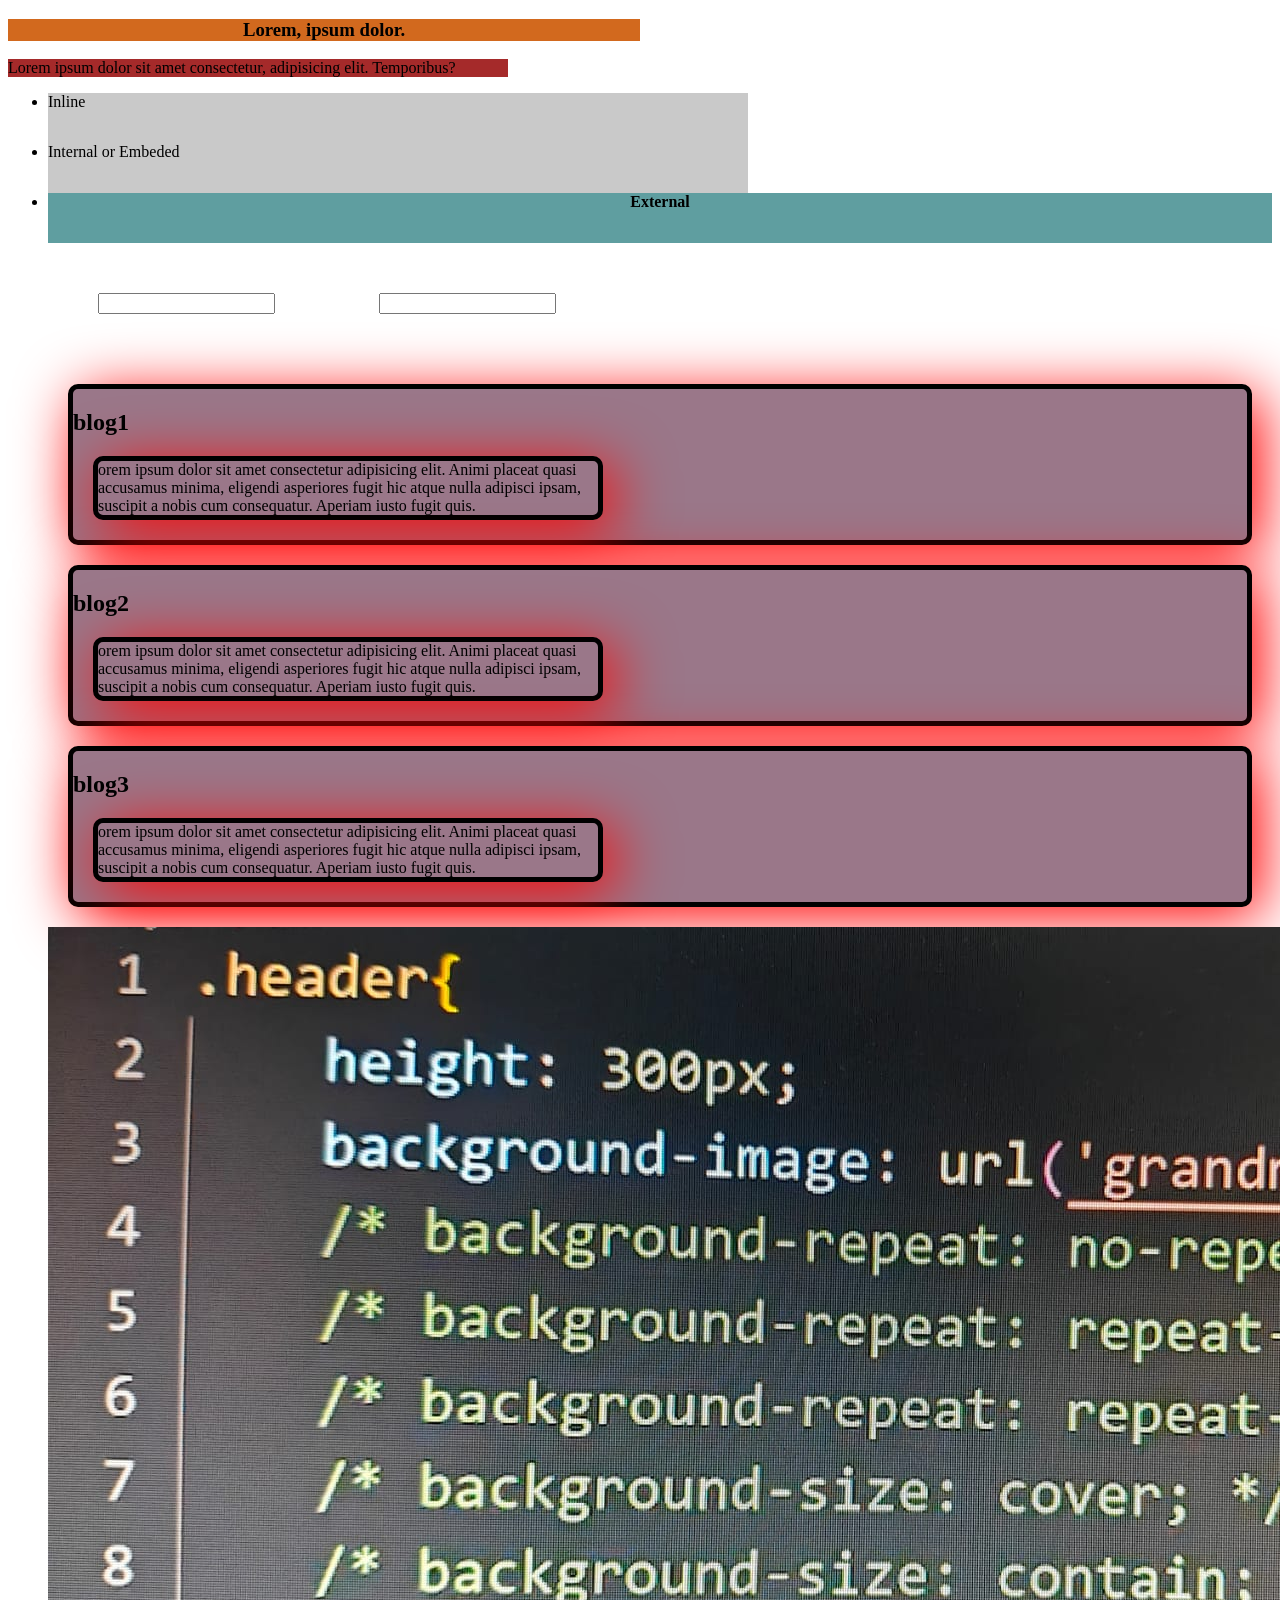
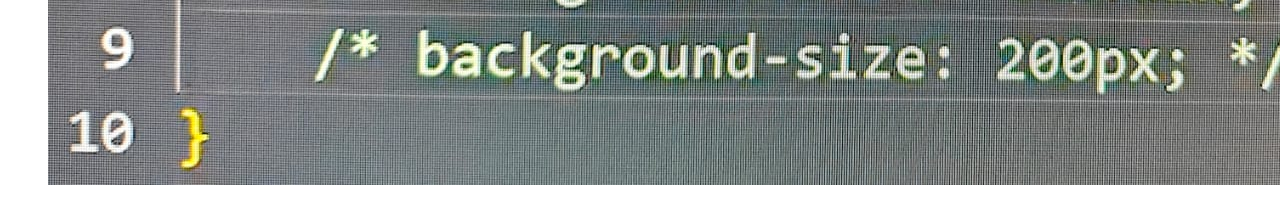
<file: module-2/index.html>
<!DOCTYPE html>
<html lang="en">
<head>
    <meta charset="UTF-8">
    <meta name="viewport" content="width=device-width, initial-scale=1.0">
    <title>m-2</title>
    <link rel="stylesheet" href="style.css">
</head>
<body>
    <h3>Lorem, ipsum dolor.</h3>
    <p>Lorem ipsum dolor sit amet consectetur, adipisicing elit. Temporibus?</p>
    <ul>
        <li class="same">Inline</li>
        <li class="same">Internal or Embeded</li>
        <li id="diff">External</li>
        <input type="email" name="" id="">
        <input type="password" name="" id="">
        <div class="blog">
            <h2> blog1</h2>
            <p class="blog"> orem ipsum dolor sit amet consectetur adipisicing elit. Animi placeat quasi accusamus minima, eligendi asperiores fugit hic atque nulla adipisci ipsam, suscipit a nobis cum consequatur. Aperiam iusto fugit quis.
            </p>
        </div>
        <div class="blog">
            <h2> blog2</h2>
            <p class="blog"> orem ipsum dolor sit amet consectetur adipisicing elit. Animi placeat quasi accusamus minima, eligendi asperiores fugit hic atque nulla adipisci ipsam, suscipit a nobis cum consequatur. Aperiam iusto fugit quis.
            </p>
        </div>
        <div class="blog">
            <h2> blog3</h2>
            <p class="blog"> orem ipsum dolor sit amet consectetur adipisicing elit. Animi placeat quasi accusamus minima, eligendi asperiores fugit hic atque nulla adipisci ipsam, suscipit a nobis cum consequatur. Aperiam iusto fugit quis.
            </p>
        </div>
        
        <div class="pic">
            <img src="images/WhatsApp Image 2026-10-25 at 02.11.27.jpeg" alt="">
        </div>
    </ul>
</body>
</html>
</file>
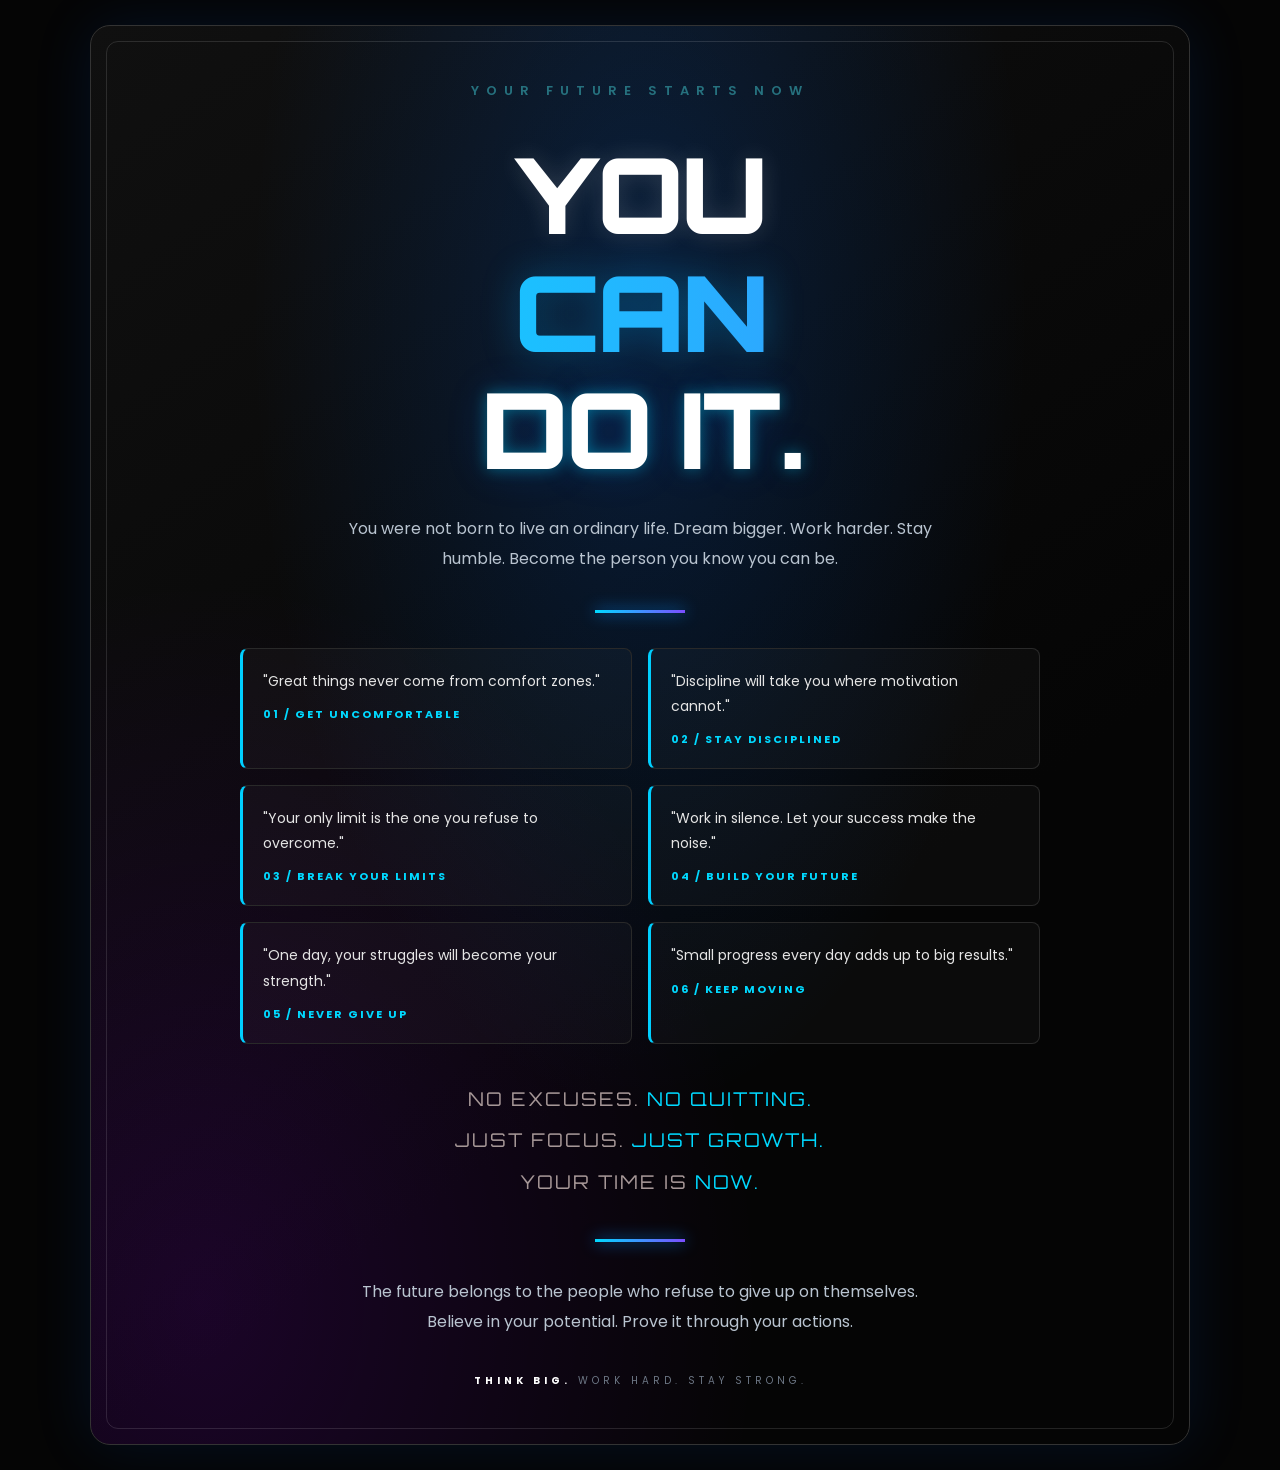
<file: motivation_ai_code.html>
<!DOCTYPE html>
<html lang="en">
<head>
    <meta charset="UTF-8">
    <meta name="viewport" content="width=device-width, initial-scale=1.0">
    <title>You Can Do It | Motivation</title>

    <style>
        @import url('https://fonts.googleapis.com/css2?family=Orbitron:wght@400;600;800;900&family=Poppins:wght@300;400;600;700;900&display=swap');

        * {
            margin: 0;
            padding: 0;
            box-sizing: border-box;
        }

        body {
            min-height: 100vh;
            font-family: 'Poppins', sans-serif;
            background: #050505;
            color: rgb(166, 151, 151);
            display: flex;
            justify-content: center;
            align-items: center;
            padding: 25px;
        }

        .poster {
            position: relative;
            width: 100%;
            max-width: 1100px;
            min-height: 850px;
            padding: 55px 40px;
            overflow: hidden;
            text-align: center;
            border: 1px solid #333;
            border-radius: 20px;
            background:
                radial-gradient(ellipse at 50% 20%,
                    rgba(0, 110, 255, 0.20), transparent 50%),
                radial-gradient(ellipse at 10% 90%,
                    rgba(160, 0, 255, 0.14), transparent 40%),
                linear-gradient(145deg, #101010, #050505 65%);
            box-shadow: 0 0 60px rgba(0, 110, 255, 0.12);
        }

        .poster::before {
            content: "";
            position: absolute;
            inset: 15px;
            border: 1px solid rgba(255,255,255,0.12);
            border-radius: 12px;
            pointer-events: none;
        }

        .top-label {
            color: #26717e;
            font-size: 13px;
            letter-spacing: 7px;
            font-weight: 600;
            margin-bottom: 35px;
        }

        .headline {
            font-family: 'Orbitron', sans-serif;
            font-size: clamp(45px, 9vw, 105px);
            font-weight: 900;
            line-height: 1.12;
            letter-spacing: -3px;
        }

        .headline span {
            display: block;
        }

        .you {
            color: white;
            text-shadow: 0 0 25px rgba(255,255,255,0.15);
        }

        .can {
            background: linear-gradient(90deg, #00e5ff, #4785ff);
            -webkit-background-clip: text;
            background-clip: text;
            color: transparent;
            filter: drop-shadow(0 0 18px rgba(0,180,255,0.3));
        }

        .do-it {
            color: #ffffff;
            text-shadow:
                0 0 15px rgba(0,220,255,0.4),
                0 0 40px rgba(0,100,255,0.2);
        }

        .subtitle {
            margin: 25px auto 35px;
            max-width: 600px;
            font-size: 16px;
            color: #b9c4d0;
            line-height: 1.9;
        }

        .divider {
            width: 90px;
            height: 3px;
            margin: 0 auto 35px;
            background: linear-gradient(90deg, #00d9ff, #7c4dff);
            box-shadow: 0 0 15px #008cff;
        }

        .quotes {
            display: grid;
            grid-template-columns: repeat(2, 1fr);
            gap: 16px;
            max-width: 800px;
            margin: 0 auto 35px;
            text-align: left;
        }

        .quote {
            padding: 20px;
            border: 1px solid #292929;
            border-left: 3px solid #00cfff;
            border-radius: 8px;
            background: rgba(255,255,255,0.025);
            transition: 0.3s ease;
        }

        .quote:hover {
            transform: translateY(-4px);
            border-color: #00bfff;
            background: rgba(0,180,255,0.06);
        }

        .quote p {
            font-size: 14px;
            line-height: 1.8;
            color: #e5e5e5;
        }

        .quote strong {
            color: #00d9ff;
            font-size: 11px;
            letter-spacing: 2px;
            display: block;
            margin-top: 12px;
        }

        .manifesto {
            margin: 35px auto;
            max-width: 700px;
            font-family: 'Orbitron', sans-serif;
            font-size: clamp(13px, 2.5vw, 19px);
            line-height: 2.2;
            letter-spacing: 2px;
        }

        .manifesto span {
            color: #00d9ff;
        }

        .footer {
            margin-top: 35px;
            color: #6d7785;
            font-size: 10px;
            letter-spacing: 4px;
        }

        .footer b {
            color: #ffffff;
        }

        @media (max-width: 600px) {
            .poster {
                padding: 45px 25px;
                min-height: auto;
            }

            .top-label {
                letter-spacing: 3px;
                font-size: 10px;
            }

            .headline {
                letter-spacing: -2px;
            }

            .quotes {
                grid-template-columns: 1fr;
            }

            .quote {
                padding: 16px;
            }

            .subtitle {
                font-size: 14px;
            }
        }

        /* Clean poster printing */
        @media print {
            body {
                padding: 0;
                background: #050505;
                print-color-adjust: exact;
                -webkit-print-color-adjust: exact;
            }

            .poster {
                max-width: none;
                border-radius: 0;
                min-height: 100vh;
                box-shadow: none;
            }
        }
    </style>
</head>

<body>
    <main class="poster">

        <div class="top-label">
            YOUR FUTURE STARTS NOW
        </div>

        <h1 class="headline">
            <span class="you">YOU</span>
            <span class="can">CAN</span>
            <span class="do-it">DO IT.</span>
        </h1>

        <p class="subtitle">
            You were not born to live an ordinary life.
            Dream bigger. Work harder. Stay humble.
            Become the person you know you can be.
        </p>

        <div class="divider"></div>

        <section class="quotes">

            <article class="quote">
                <p>"Great things never come from comfort zones."</p>
                <strong>01 / GET UNCOMFORTABLE</strong>
            </article>

            <article class="quote">
                <p>"Discipline will take you where motivation cannot."</p>
                <strong>02 / STAY DISCIPLINED</strong>
            </article>

            <article class="quote">
                <p>"Your only limit is the one you refuse to overcome."</p>
                <strong>03 / BREAK YOUR LIMITS</strong>
            </article>

            <article class="quote">
                <p>"Work in silence. Let your success make the noise."</p>
                <strong>04 / BUILD YOUR FUTURE</strong>
            </article>

            <article class="quote">
                <p>"One day, your struggles will become your strength."</p>
                <strong>05 / NEVER GIVE UP</strong>
            </article>

            <article class="quote">
                <p>"Small progress every day adds up to big results."</p>
                <strong>06 / KEEP MOVING</strong>
            </article>

        </section>

        <div class="manifesto">
            NO EXCUSES. <span>NO QUITTING.</span><br>
            JUST FOCUS. <span>JUST GROWTH.</span><br>
            YOUR TIME IS <span>NOW.</span>
        </div>

        <div class="divider"></div>

        <p class="subtitle">
            The future belongs to the people who refuse to give up on themselves.
            Believe in your potential. Prove it through your actions.
        </p>

        <footer class="footer">
            <b>THINK BIG.</b> WORK HARD. STAY STRONG.
        </footer>

    </main>
</body>
</html>
</file>
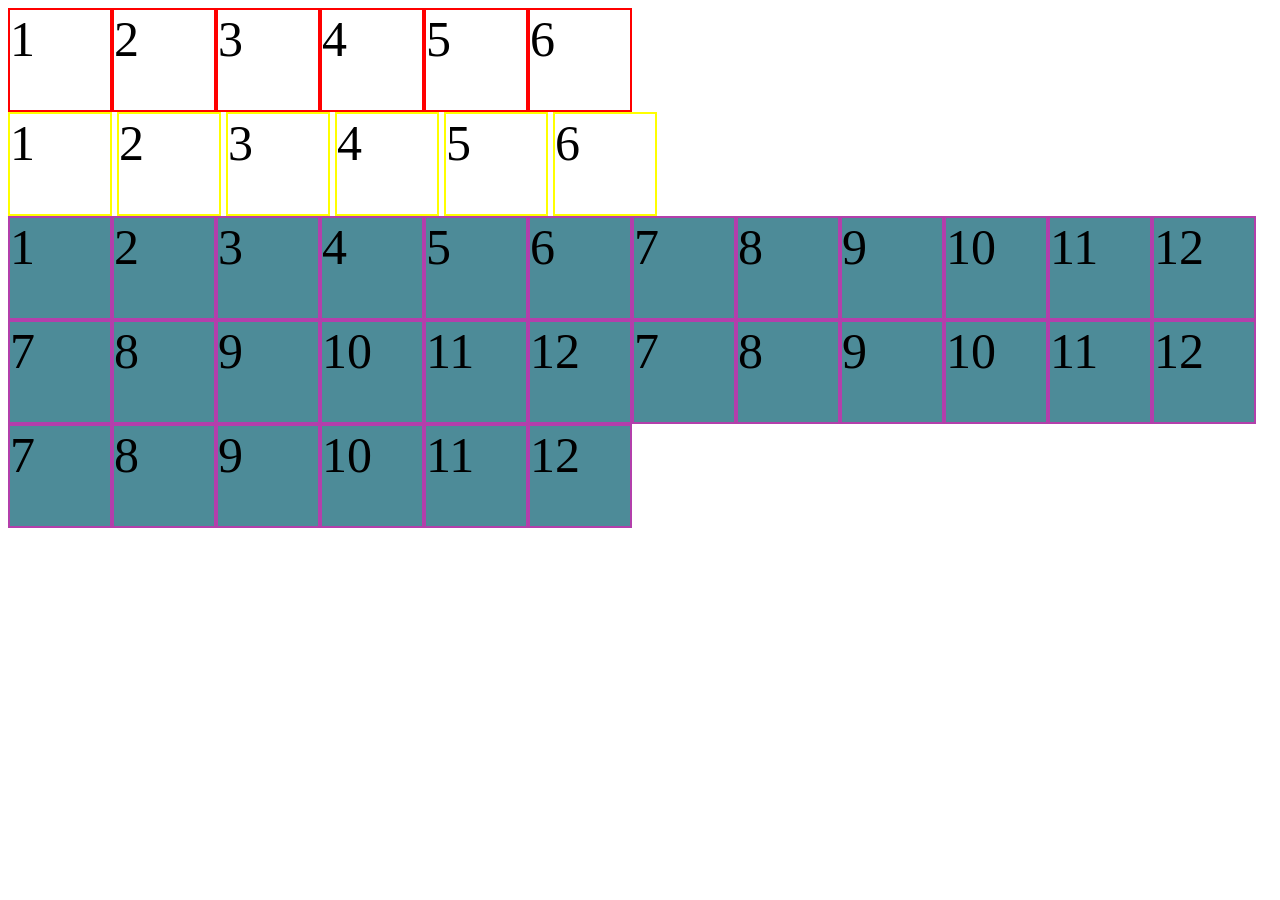
<file: Module-4/css_flex.html>
<!DOCTYPE html>
<html lang="en">
<head>
    <meta charset="UTF-8">
    <meta name="viewport" content="width=device-width, initial-scale=1.0">
    <title>Document</title>
    <link rel="stylesheet" href="css_flex.css">
</head>
<body>
    <div class="container">
        <div>1</div>
        <div>2</div>
        <div>3</div>
        <div>4</div>
        <div>5</div>
        <div>6</div>
    </div>
    <div class="box-container">
        <!-- .box{$}*6 -->
        <div class="box">1</div>
        <div class="box">2</div>
        <div class="box">3</div>
        <div class="box">4</div>
        <div class="box">5</div>
        <div class="box">6</div>
    </div> 

    <div class="card-container">
        <div class="card-box">1</div>
        <div class="card-box">2</div>
        <div class="card-box">3</div>
        <div class="card-box">4</div>
        <div class="card-box">5</div>
        <div class="card-box">6</div>
        <div class="card-box">7</div>
        <div class="card-box">8</div>
        <div class="card-box">9</div>
        <div class="card-box">10</div>
        <div class="card-box">11</div>
        <div class="card-box">12</div>
        <div class="card-box">7</div>
        <div class="card-box">8</div>
        <div class="card-box">9</div>
        <div class="card-box">10</div>
        <div class="card-box">11</div>
        <div class="card-box">12</div>
        <div class="card-box">7</div>
        <div class="card-box">8</div>
        <div class="card-box">9</div>
        <div class="card-box">10</div>
        <div class="card-box">11</div>
        <div class="card-box">12</div>
        <div class="card-box">7</div>
        <div class="card-box">8</div>
        <div class="card-box">9</div>
        <div class="card-box">10</div>
        <div class="card-box">11</div>
        <div class="card-box">12</div>
    </div>
</body>
</html>
</file>
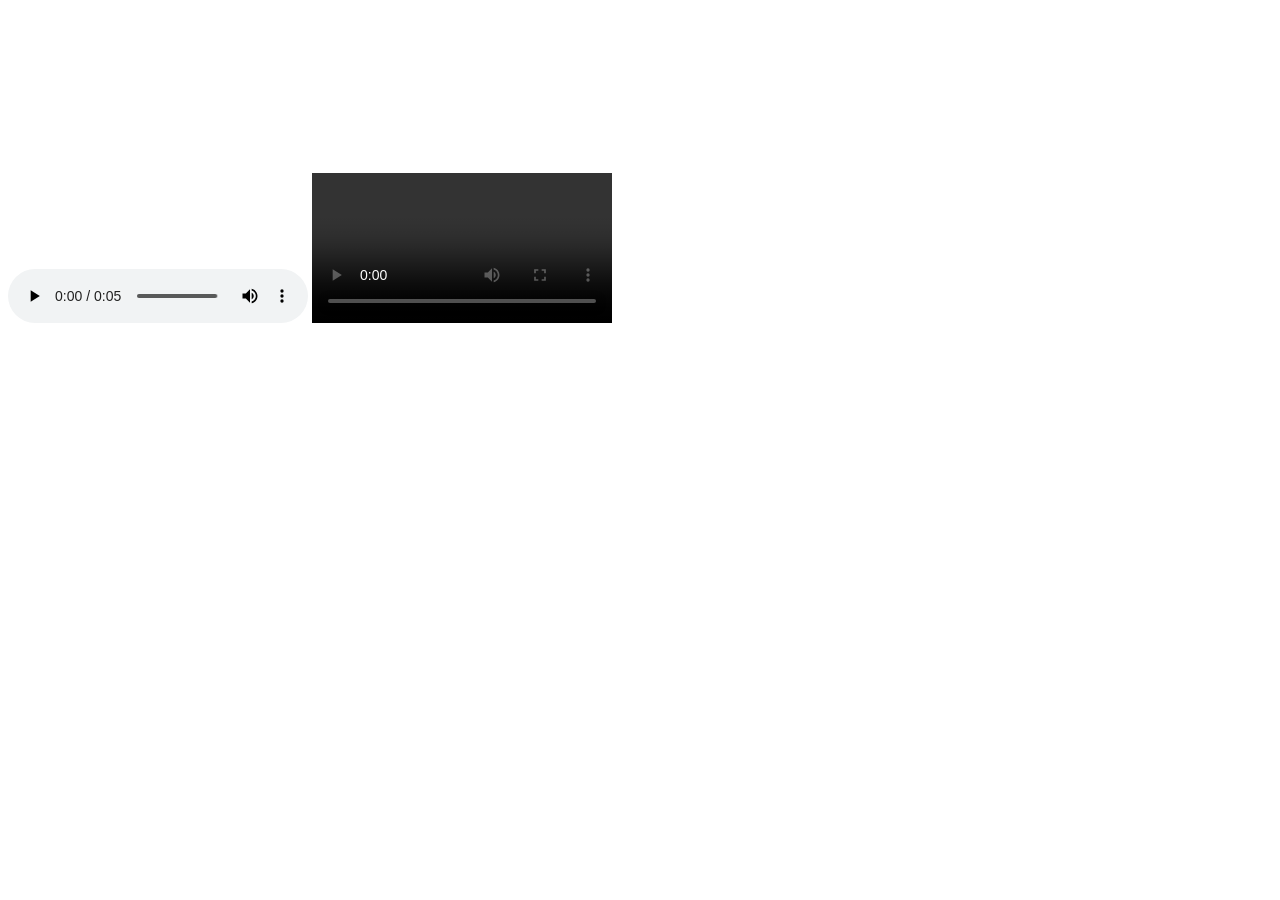
<file: Module-4/html5_intro.html>
<!DOCTYPE html>
<html lang="en">
<head>
    <meta charset="UTF-8">
    <meta name="viewport" content="width=device-width, initial-scale=1.0">
    <title>Donkey video audio</title>
</head>
<body>
    <audio controls src="media/magiaz-donkey-441136.mp3"></audio>
    <video controls src="media/135401-761676487_medium.mp4"></video>
    <iframe width="560" height="315" src="https://www.youtube.com/embed/Cl9c0ek1jlY?si=EY4EL0igDoGWoYqC" title="YouTube video player" frameborder="0" allow="accelerometer; autoplay; clipboard-write; encrypted-media; gyroscope; picture-in-picture; web-share" referrerpolicy="strict-origin-when-cross-origin" allowfullscreen></iframe>
</body>
</html>
</file>
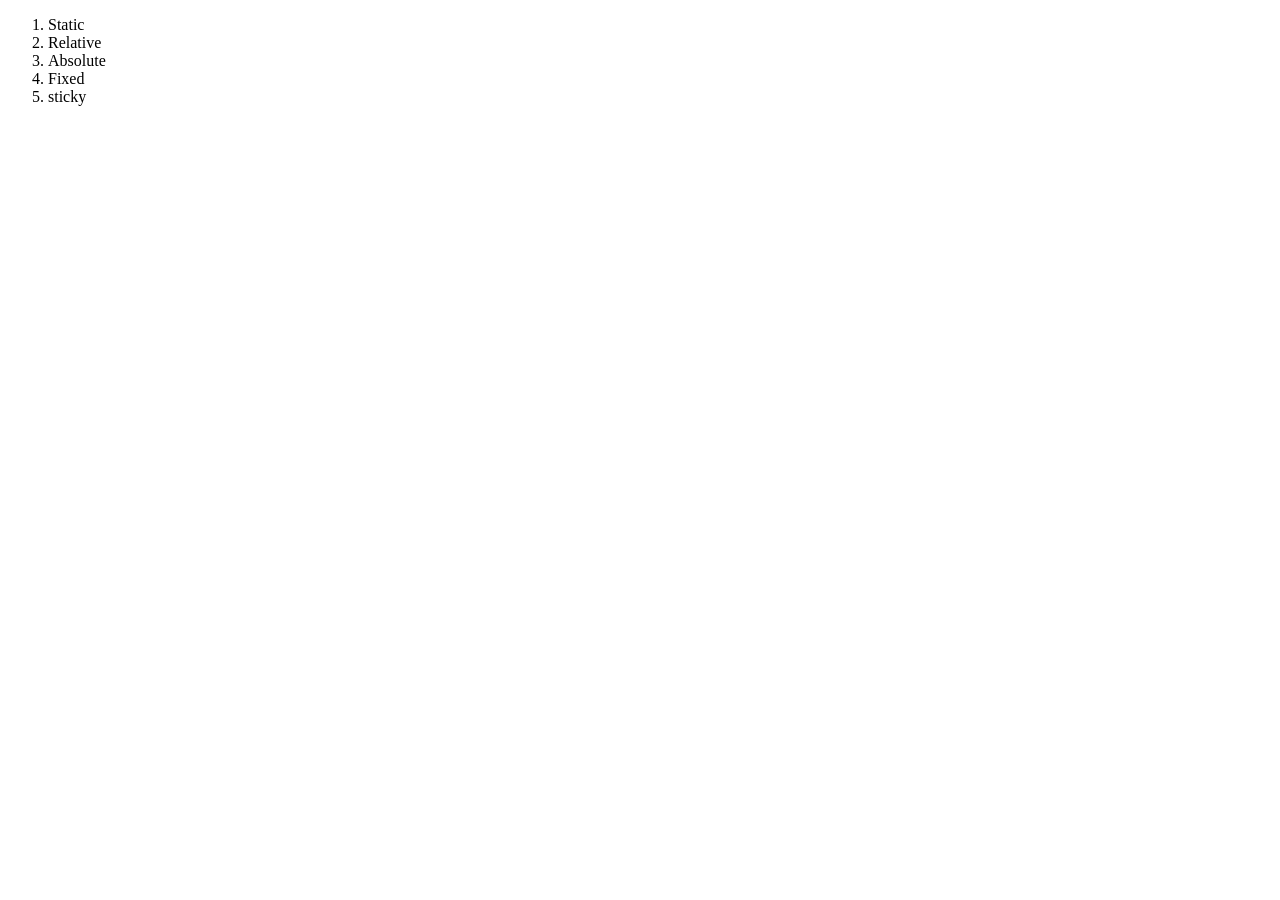
<file: module6.5/css-position.html>
<!DOCTYPE html>
<html lang="en">
<head>
    <meta charset="UTF-8">
    <meta name="viewport" content="width=device-width, initial-scale=1.0">
    <title>CSS POSITION</title>
</head>
<body>
    <ol>
        <!-- Flow Related -->
        <li>Static</li>
        <li>Relative</li>
        <li>Absolute</li>
        <!-- Scroll Related -->
        <li>Fixed</li>
        <li>sticky</li>
    </ol>
</body>
</html>
</file>
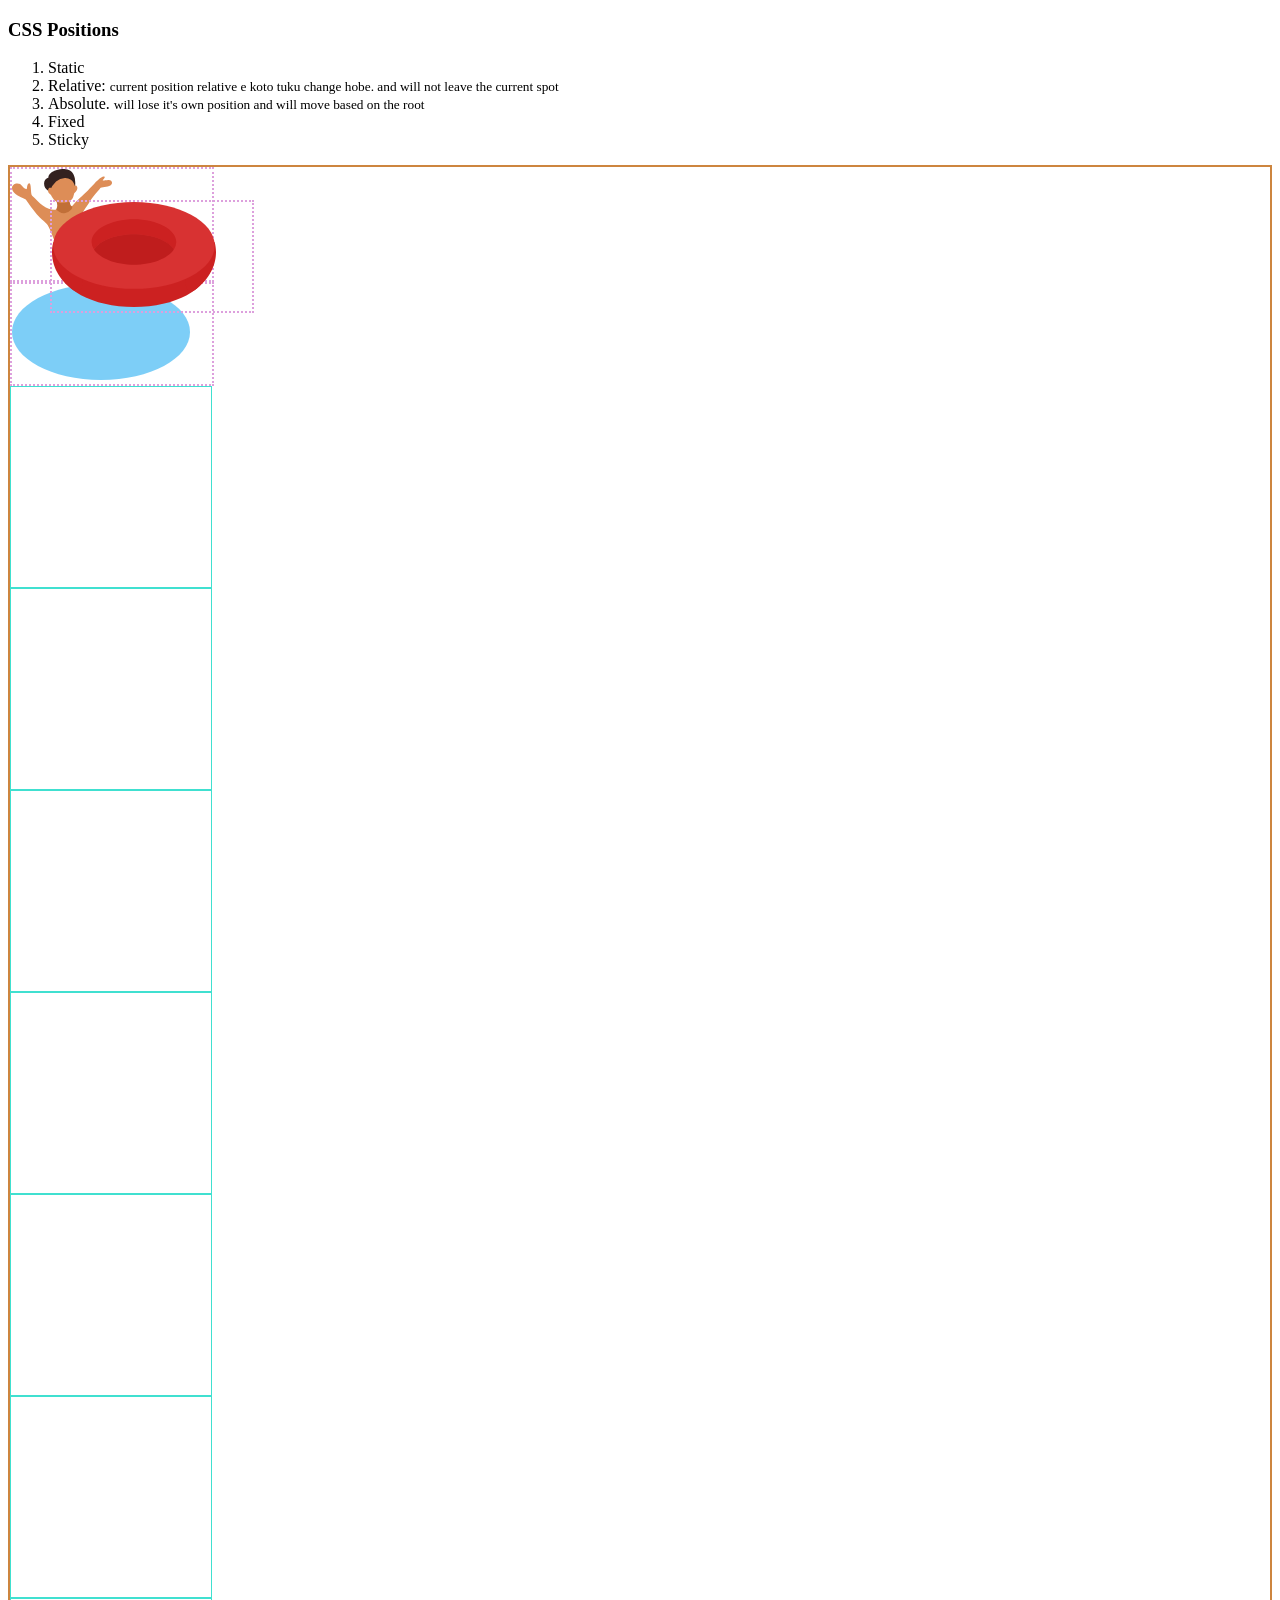
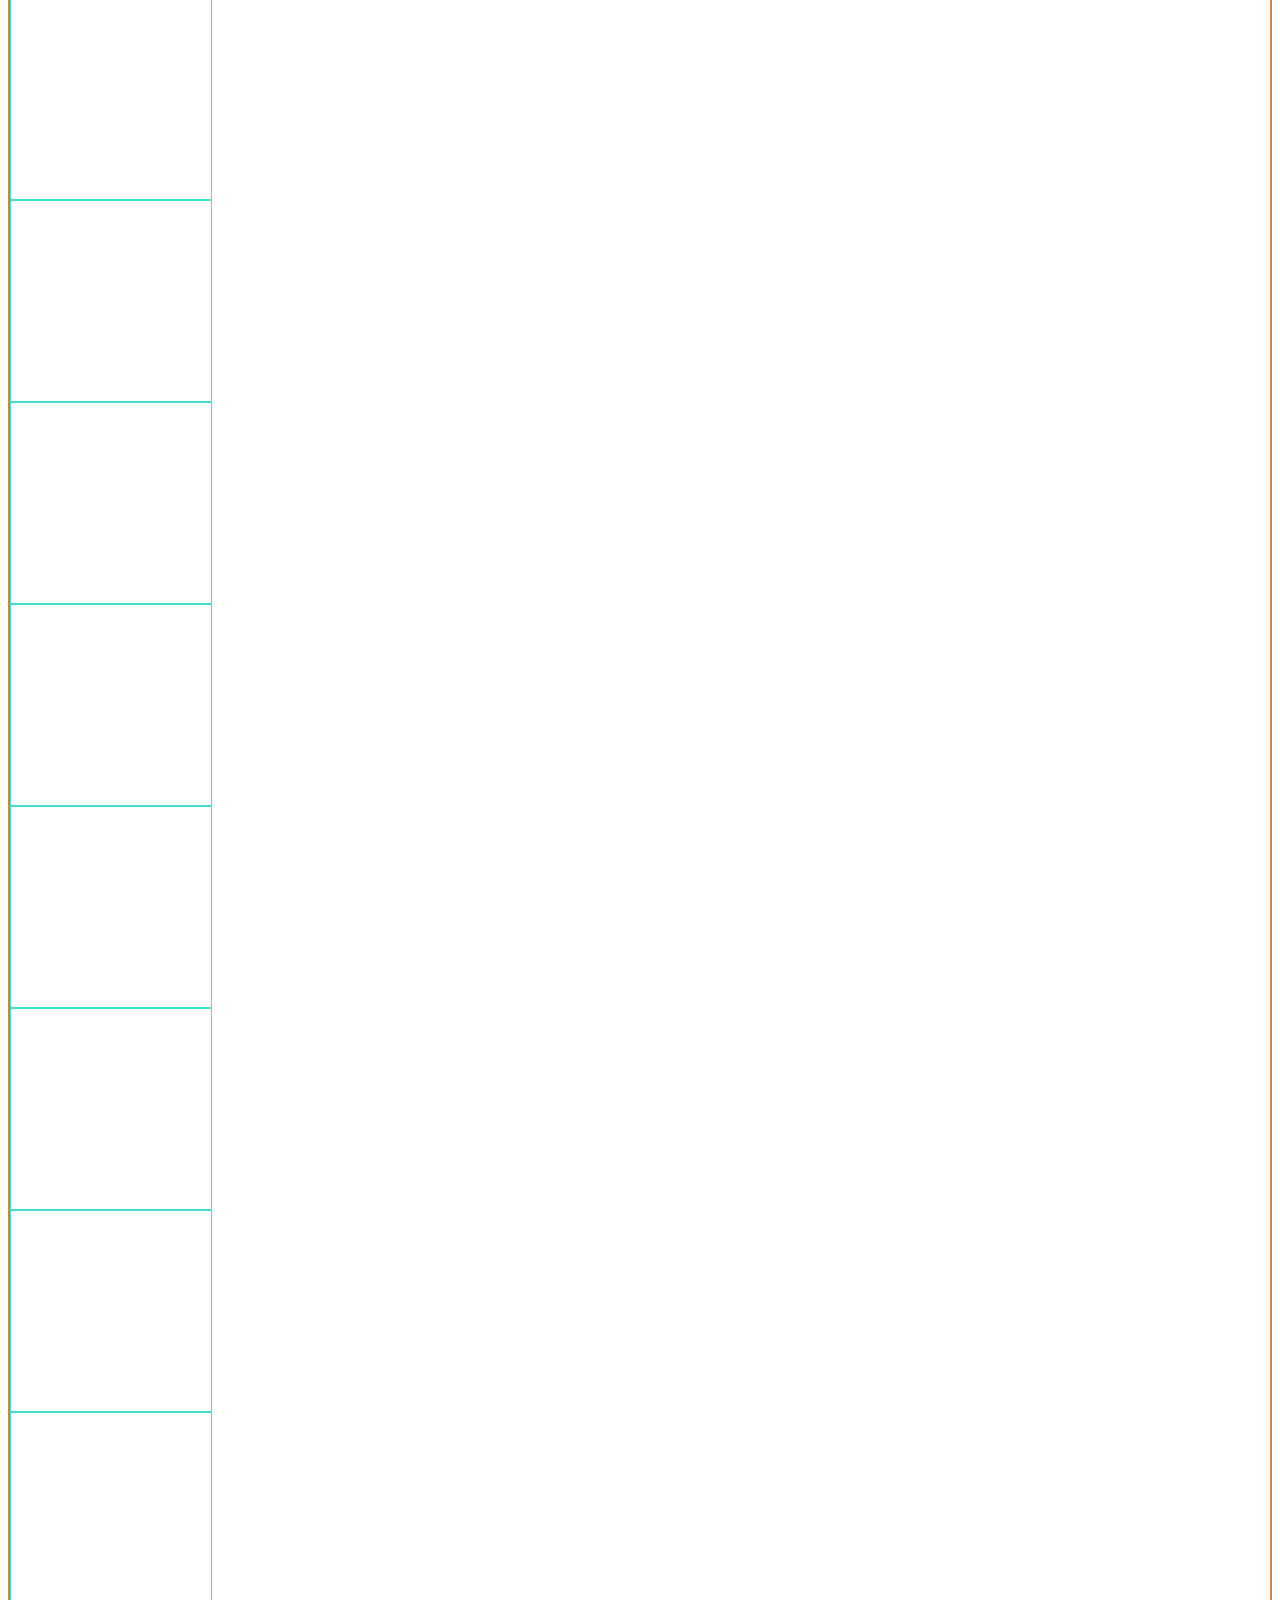
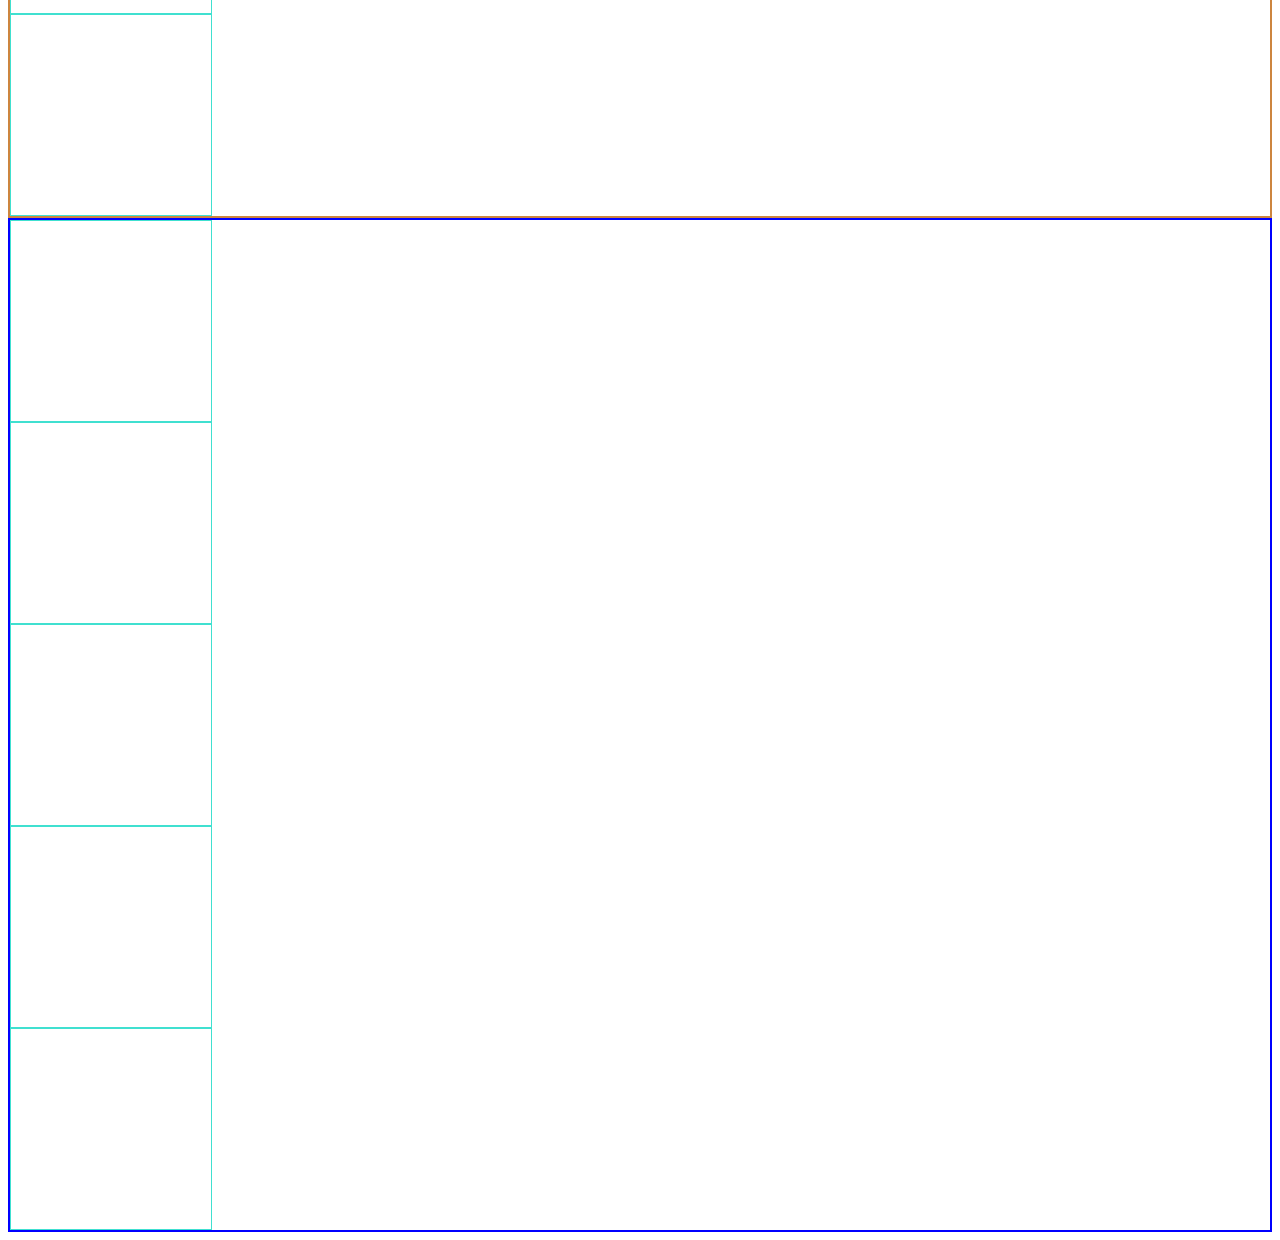
<file: module6.5/position.html>
<!DOCTYPE html>
<html lang="en">
<head>
    <meta charset="UTF-8">
    <meta name="viewport" content="width=device-width, initial-scale=1.0">
    <title>CSS Positions</title>
    <style>
        .swim-container{
            position: relative;
            border: 2px solid peru;
        }
        .box{
            border: 2px dotted plum;
            width: 200px;
        }
        /* .ring{
            position: relative;
            left: 50px;
            top: -30px;
        } */
/* 
        .ring{
            position: absolute;
            top:40px;
            left: 100px;
        } */

        /* .ring{
            position: sticky;
            top: 0px;
        } */

        .ring{
            position: fixed;
            top:200px;
            left:50px;
        }

        .dummy{
            border: 1px solid turquoise;
            width: 200px;
            height: 200px;
        }
        .another{
            border: 2px solid blue;
        }
    </style>
</head>
<body>
    <h3>CSS Positions</h3>
    <ol>
        <!-- Flow related -->
        <li>Static</li>
        <li>Relative: <small>current position relative e koto tuku change hobe. and will not leave the current spot</small></li>
        <li>Absolute. <small>will lose it's own position and will move based on the root</small></li>
        <!-- scroll related -->
        <li>Fixed</li>
        <li>Sticky</li>
    </ol>
    <div class="swim-container">
        <div class="box boy">
            <img src="swim/boy.svg" alt="">
        </div>
        <div class="box ring">
            <img src="swim/ring.svg" alt="">
        </div>
        <div class="box water">
            <img src="swim/water.svg" alt=""></div>

        <div class="dummy"></div>
        <div class="dummy"></div>
        <div class="dummy"></div>
        <div class="dummy"></div>
        <div class="dummy"></div>
        <div class="dummy"></div>
        <div class="dummy"></div>
        <div class="dummy"></div>
        <div class="dummy"></div>
        <div class="dummy"></div>
        <div class="dummy"></div>
        <div class="dummy"></div>
        <div class="dummy"></div>
        <div class="dummy"></div>
        <div class="dummy"></div>
    </div>
    <div class="another">
        <div class="dummy"></div>
        <div class="dummy"></div>
        <div class="dummy"></div>
        <div class="dummy"></div>
        <div class="dummy"></div>
    </div>
</body>
</html>
</file>
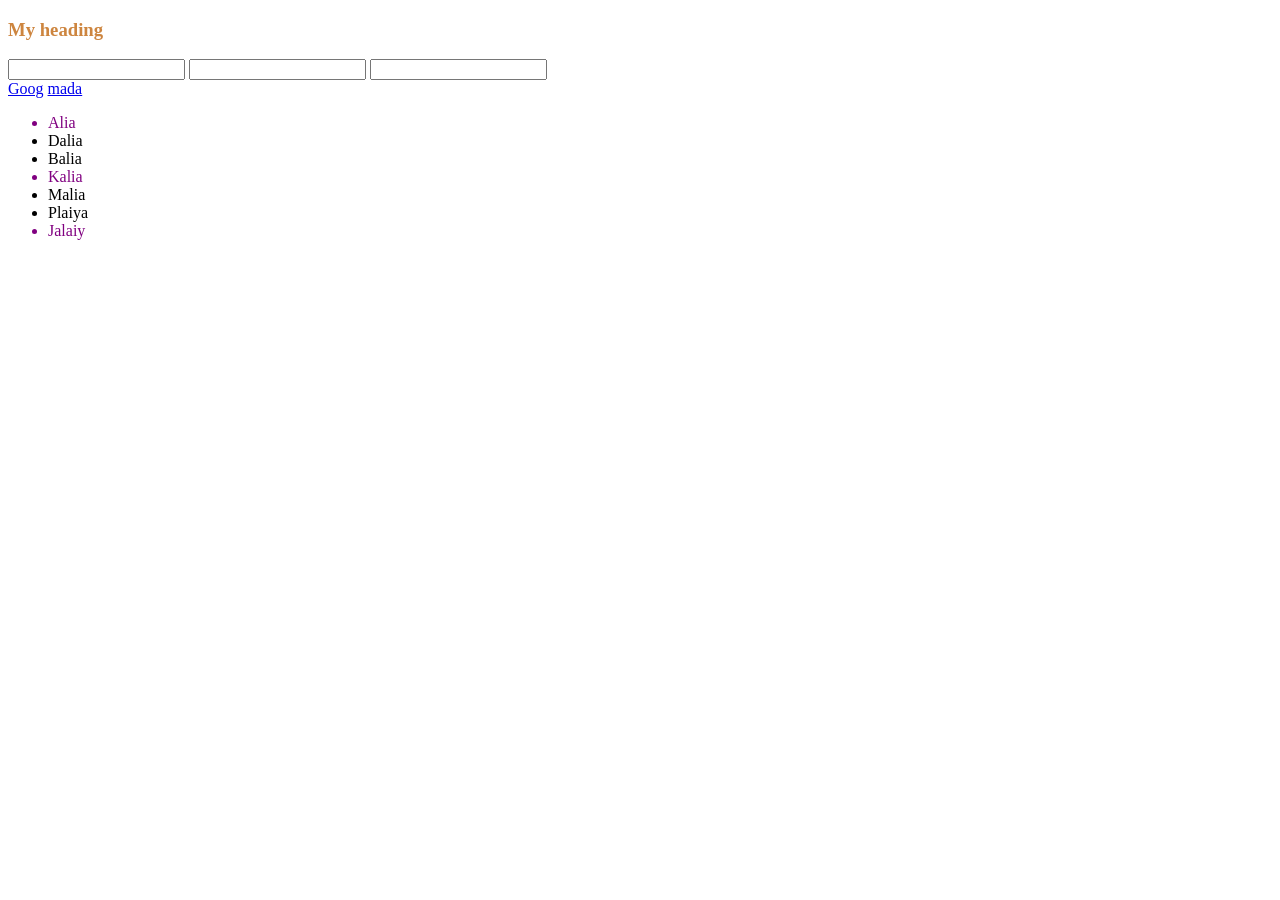
<file: module6.5/pseudo.html>
<!DOCTYPE html>
<html lang="en">
<head>
    <meta charset="UTF-8">
    <meta name="viewport" content="width=device-width, initial-scale=1.0">
    <title>Pseudo</title>
    <style>
        h3{
            color: peru;
        }
        /* hover means mouse over */
        h3:hover{
            color: tomato;
            background-color: skyblue;
        }
        input:focus{
            color: blue;
            /* padding-left: 20px; */
            outline: 0;
            border: 1px solid purple;
        }
        a:visited{
            color: gray;
        }
        /* li:last-child{
            color: red;
        } */
        /* li:first-child{
            background-color: aqua;
        } */
        li:nth-child(3n+1){
            color: purple;
        }
    </style>
</head>
<body>
    <h3>My heading</h3>
    <input type="text">
    <input type="text">
    <input type="text">
    <br>
    <a href="https://google.com/">Goog</a>
    <a href="https://www.bbc.com/news/world-africa-13861843">mada</a>


    <ul>
        <li>Alia</li>
        <li>Dalia</li>
        <li>Balia</li>
        <li>Kalia</li>
        <li>Malia</li>
        <li>Plaiya</li>
        <li>Jalaiy</li>
    </ul>
</body>
</html>
</file>
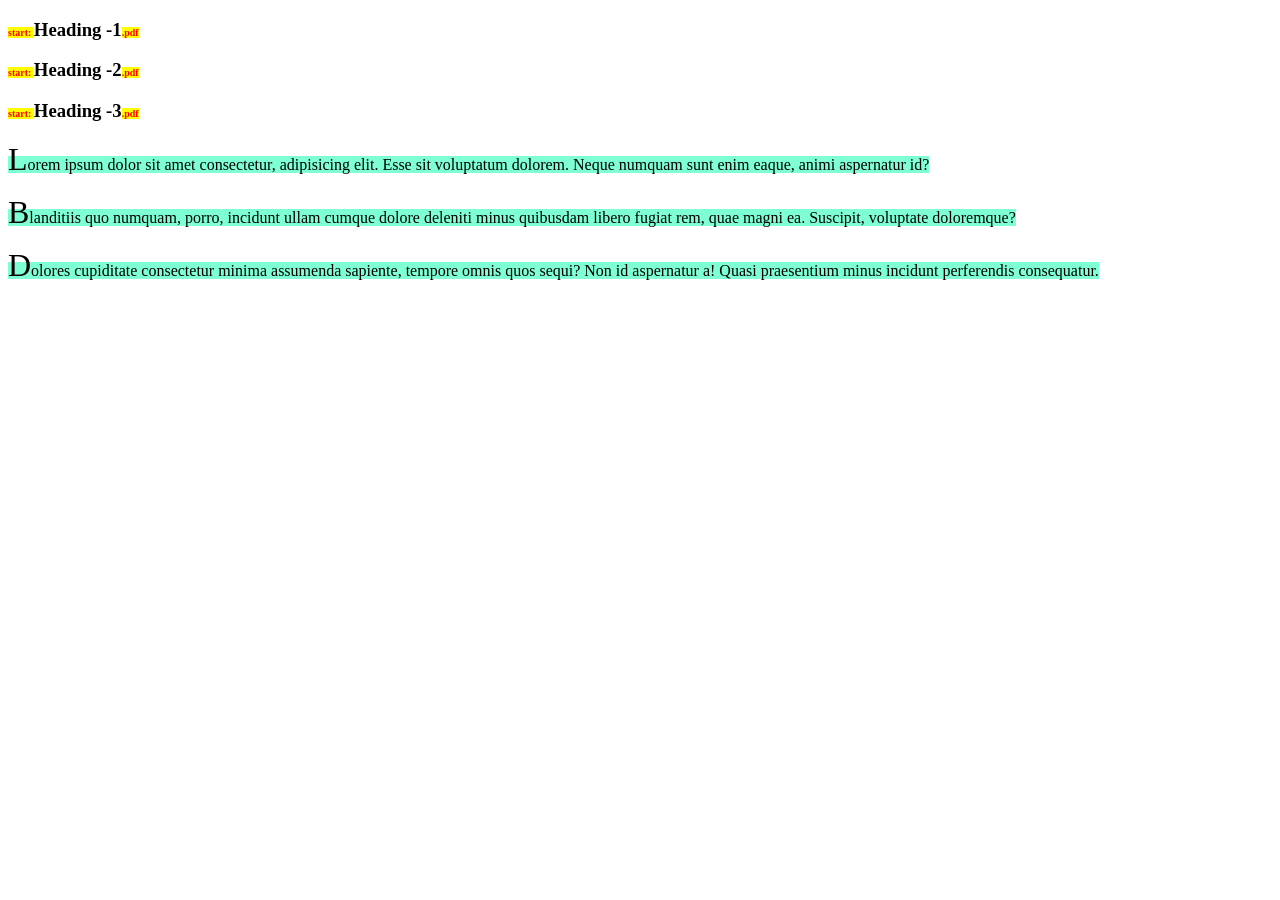
<file: module6.5/pseudo_element.html>
<!DOCTYPE html>
<html lang="en">
<head>
    <meta charset="UTF-8">
    <meta name="viewport" content="width=device-width, initial-scale=1.0">
    <title>Document</title>
    <style>
        h3::after{
            content: '.pdf';
            color: red;
            font-size: 10px;
            background-color: yellow;
        }
        h3::before{
            content: 'start: ';
            color: red;
            font-size: 10px;
            background-color: yellow;
        }
        p::first-letter{
            font-size: 2em;
        }
        p::first-line{
            background-color: aquamarine;
        }
        ::selection{
            background-color: yellow;
        }
        input::placeholder{
            color: blue;
        }
    </style>
</head>
<body>
    <h3>Heading -1</h3>
    <h3>Heading -2</h3>
    <h3>Heading -3</h3>
    <p>Lorem ipsum dolor sit amet consectetur, adipisicing elit. Esse sit voluptatum dolorem. Neque numquam sunt enim eaque, animi aspernatur id?</p>
    <p>Blanditiis quo numquam, porro, incidunt ullam cumque dolore deleniti minus quibusdam libero fugiat rem, quae magni ea. Suscipit, voluptate doloremque?</p>
    <p>Dolores cupiditate consectetur minima assumenda sapiente, tempore omnis quos sequi? Non id aspernatur a! Quasi praesentium minus incidunt perferendis consequatur.</p>
</body>
</html>
</file>
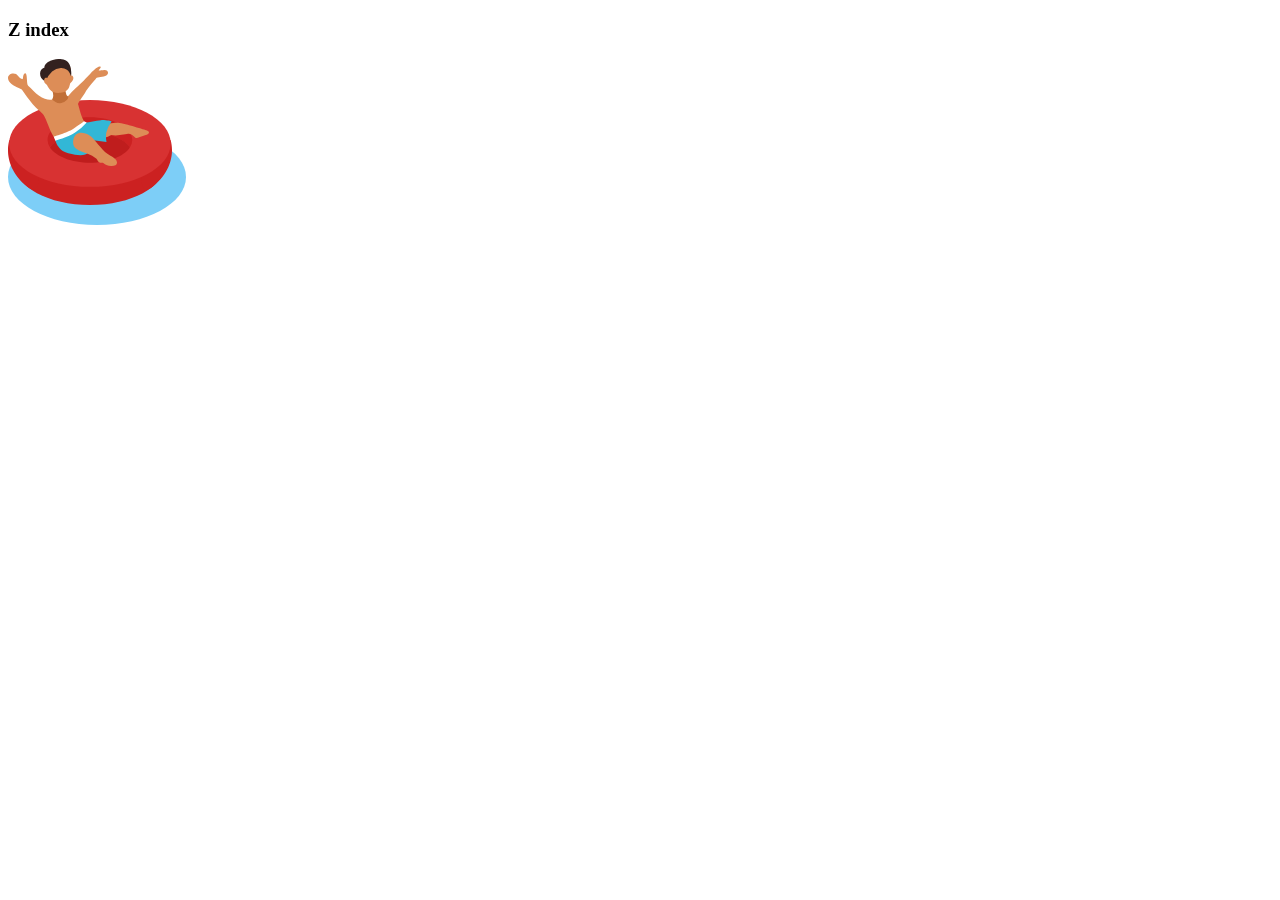
<file: module6.5/z_axis.html>
<!DOCTYPE html>
<html lang="en">

<head>
    <meta charset="UTF-8">
    <meta name="viewport" content="width=device-width, initial-scale=1.0">
    <title>Document</title>
    <style>
        .box{
            position: relative;
        }
        .boy{
            z-index: 10;
        }
        .ring{
            top: -70px;
            z-index: 5;
        }
        .water{
            top:-150px
        }
    </style>
</head>

<body>
    <h3>Z index</h3>
    <div class="swim-container">
        <div class="box boy">
            <img src="swim/boy.svg" alt="">
        </div>
        <div class="box ring">
            <img src="swim/ring.svg" alt=""></div>
        <div class="box water"><img src="swim/water.svg" alt=""></div>
    </div>
</body>

</html>
</file>
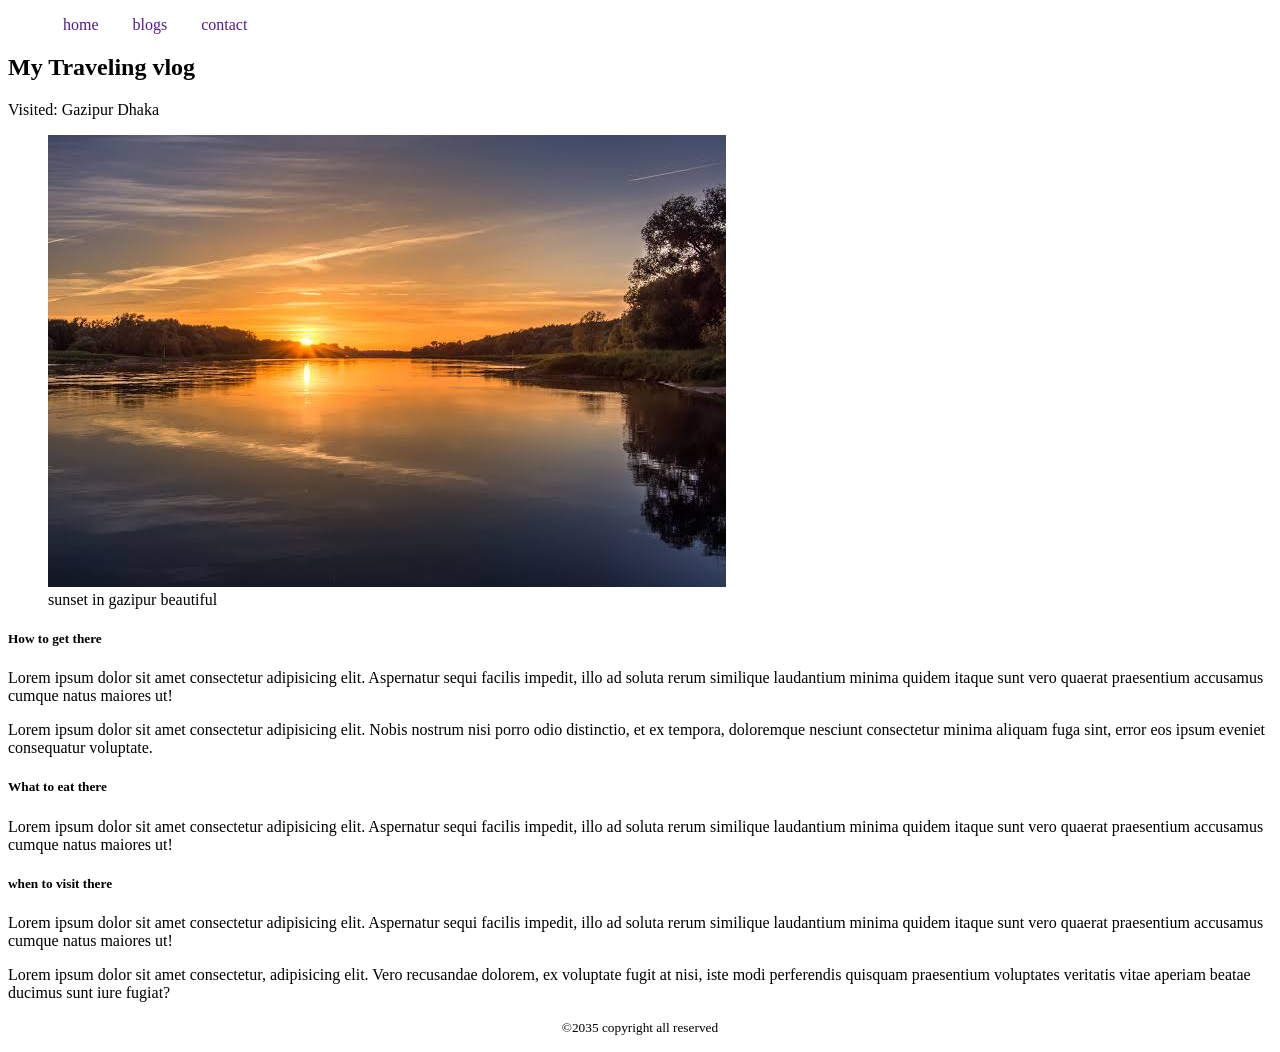
<file: Module-4/blogs/blog.html>
<!DOCTYPE html>
<html lang="en">
<head>
    <meta charset="UTF-8">
    <meta name="viewport" content="width=device-width, initial-scale=1.0">
    <link rel="stylesheet" href="blog.css">
    <title>Document</title>
</head>
<body>
    <header>
        <nav>
            <ul>
                <li><a href="">home</a></li>
                <li><a href="">blogs</a></li>
                <li><a href="">contact</a></li>
            </ul>
        </nav>
    </header>
    <main>
        <article>
            <header>
                <h2>My Traveling vlog</h2>
                <p>Visited: Gazipur Dhaka</p>
                <figure>
                    <img src="images.jpg" alt="">
                    <figcaption>sunset in gazipur beautiful
                <!-- to make easy for visually imperealed persons -->
                </figcaption>
                </figure>
                <section>
                    <h5>How to get there</h5>
                    <p>Lorem ipsum dolor sit amet consectetur adipisicing elit. Aspernatur sequi facilis impedit, illo ad soluta rerum similique laudantium minima quidem itaque sunt vero quaerat praesentium accusamus cumque natus maiores ut!</p>
                    <p>Lorem ipsum dolor sit amet consectetur adipisicing elit. Nobis nostrum nisi porro odio distinctio, et ex tempora, doloremque nesciunt consectetur minima aliquam fuga sint, error eos ipsum eveniet consequatur voluptate.</p>
                </section>
                <section>
                    <h5>What to eat there</h5>
                    <p>Lorem ipsum dolor sit amet consectetur adipisicing elit. Aspernatur sequi facilis impedit, illo ad soluta rerum similique laudantium minima quidem itaque sunt vero quaerat praesentium accusamus cumque natus maiores ut!</p>
                </section>
                <section>
                    <h5>when to visit there</h5>
                    <p>Lorem ipsum dolor sit amet consectetur adipisicing elit. Aspernatur sequi facilis impedit, illo ad soluta rerum similique laudantium minima quidem itaque sunt vero quaerat praesentium accusamus cumque natus maiores ut!</p>
                    <p>Lorem ipsum dolor sit amet consectetur, adipisicing elit. Vero recusandae dolorem, ex voluptate fugit at nisi, iste modi perferendis quisquam praesentium voluptates veritatis vitae aperiam beatae ducimus sunt iure fugiat?</p>
                </section>

            </header>
        </article>
    </main>
    <footer>
        <p><small>&copy;2035 copyright all reserved</small></p>
    </footer>
</body>
</html>
</file>
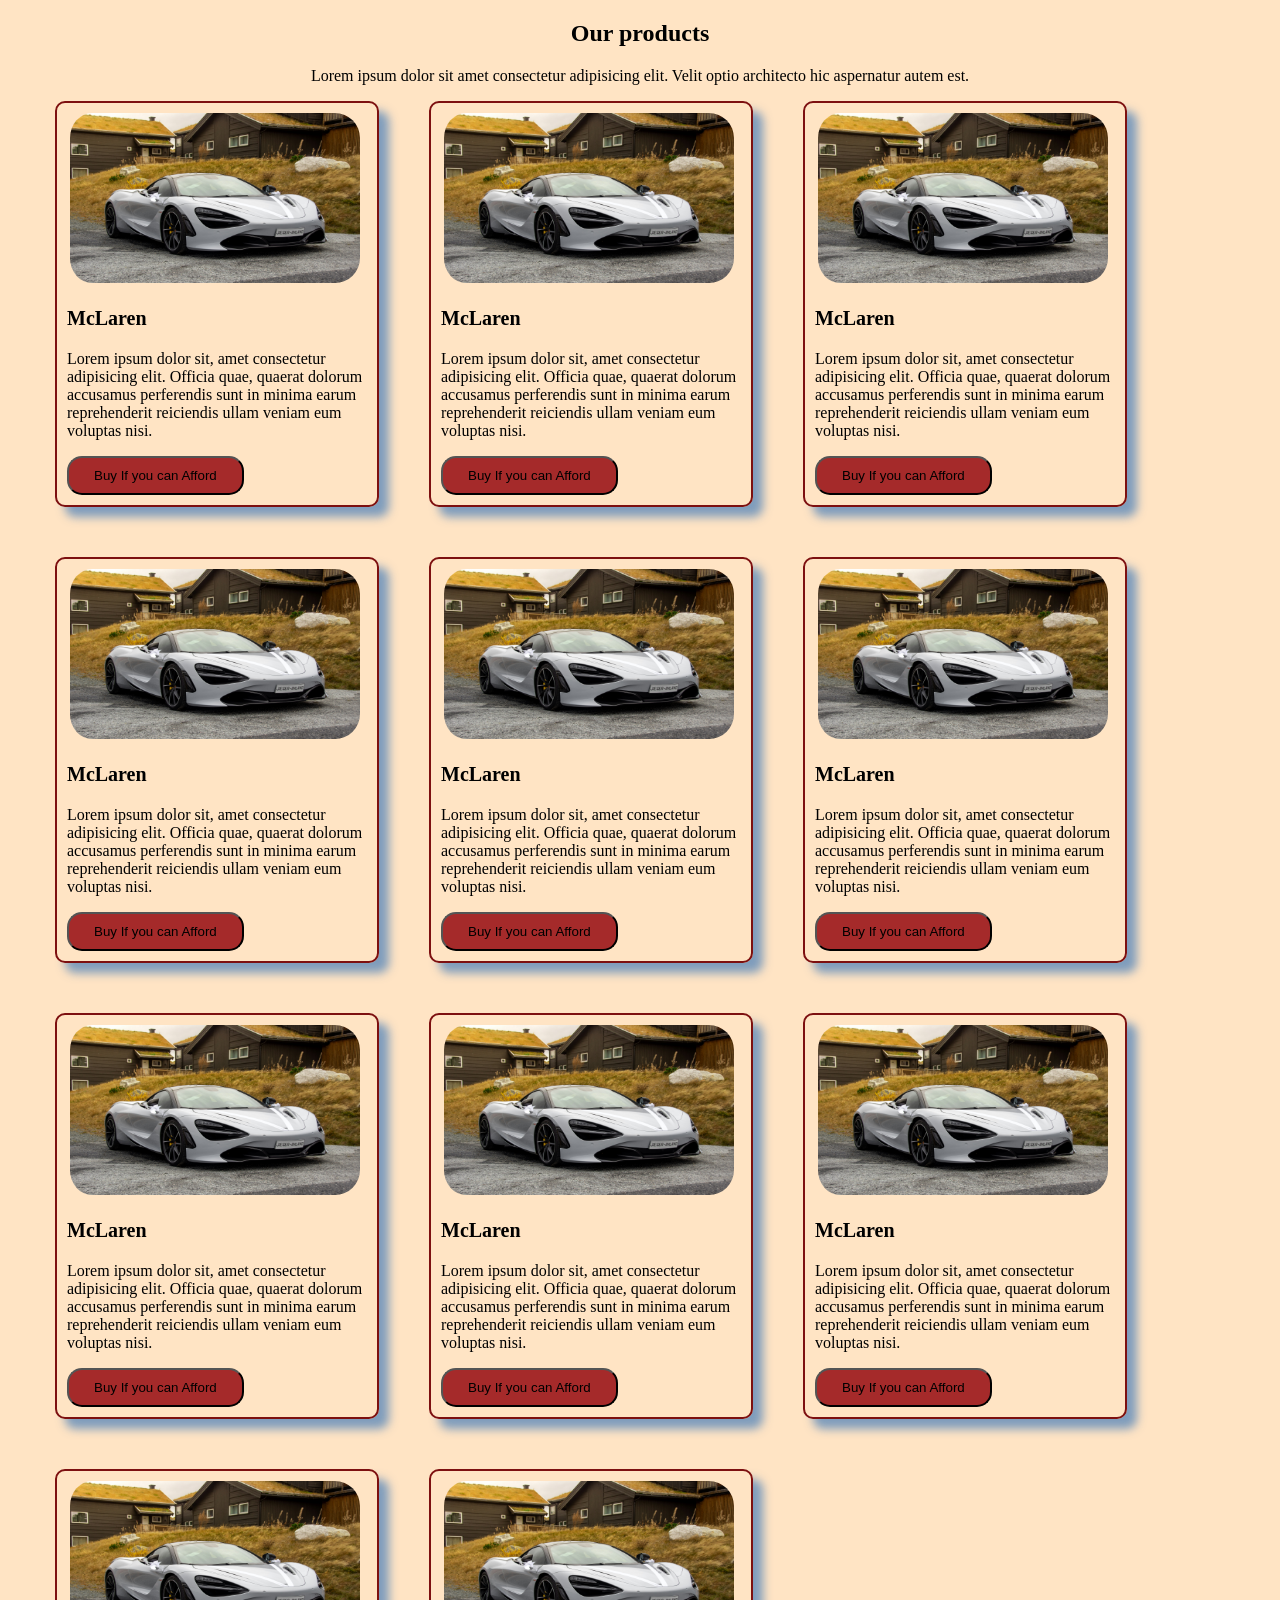
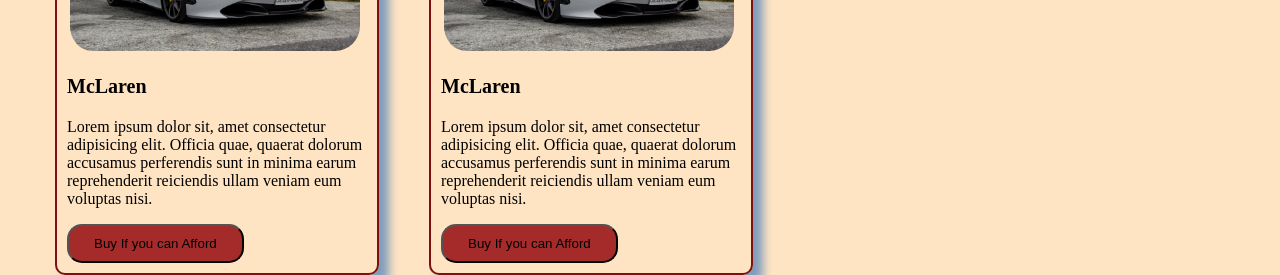
<file: Module-4/card/card.html>
<!DOCTYPE html>
<html lang="en">
<head>
    <meta charset="UTF-8">
    <meta name="viewport" content="width=device-width, initial-scale=1.0">
    <title>Document</title>
    <link rel="stylesheet" href="card.css">
</head>
<body>
    <main>
        <section class="card-section">
            <h2>Our products</h2>
            <p>Lorem ipsum dolor sit amet consectetur adipisicing elit. Velit optio architecto hic aspernatur autem est.</p>
            <div class="card-container">
                <div class="card">
                <img src="olav-tvedt-6lSBynPRaAQ-unsplash.jpg" alt="">
                <h3>McLaren</h3>
                <p>Lorem ipsum dolor sit, amet consectetur adipisicing elit. Officia quae, quaerat dolorum accusamus perferendis sunt in minima earum reprehenderit reiciendis ullam veniam eum voluptas nisi.</p>
                <button>Buy If you can Afford</button>
            </div>
            <div class="card">
                <img src="olav-tvedt-6lSBynPRaAQ-unsplash.jpg" alt="">
                <h3>McLaren</h3>
                <p>Lorem ipsum dolor sit, amet consectetur adipisicing elit. Officia quae, quaerat dolorum accusamus perferendis sunt in minima earum reprehenderit reiciendis ullam veniam eum voluptas nisi.</p>
                <button>Buy If you can Afford</button>
            </div>
            <div class="card">
                <img src="olav-tvedt-6lSBynPRaAQ-unsplash.jpg" alt="">
                <h3>McLaren</h3>
                <p>Lorem ipsum dolor sit, amet consectetur adipisicing elit. Officia quae, quaerat dolorum accusamus perferendis sunt in minima earum reprehenderit reiciendis ullam veniam eum voluptas nisi.</p>
                <button>Buy If you can Afford</button>
            </div>
            <div class="card">
                <img src="olav-tvedt-6lSBynPRaAQ-unsplash.jpg" alt="">
                <h3>McLaren</h3>
                <p>Lorem ipsum dolor sit, amet consectetur adipisicing elit. Officia quae, quaerat dolorum accusamus perferendis sunt in minima earum reprehenderit reiciendis ullam veniam eum voluptas nisi.</p>
                <button>Buy If you can Afford</button>
            </div>
            <div class="card">
                <img src="olav-tvedt-6lSBynPRaAQ-unsplash.jpg" alt="">
                <h3>McLaren</h3>
                <p>Lorem ipsum dolor sit, amet consectetur adipisicing elit. Officia quae, quaerat dolorum accusamus perferendis sunt in minima earum reprehenderit reiciendis ullam veniam eum voluptas nisi.</p>
                <button>Buy If you can Afford</button>
            </div>
            <div class="card">
                <img src="olav-tvedt-6lSBynPRaAQ-unsplash.jpg" alt="">
                <h3>McLaren</h3>
                <p>Lorem ipsum dolor sit, amet consectetur adipisicing elit. Officia quae, quaerat dolorum accusamus perferendis sunt in minima earum reprehenderit reiciendis ullam veniam eum voluptas nisi.</p>
                <button>Buy If you can Afford</button>
            </div>
            <div class="card">
                <img src="olav-tvedt-6lSBynPRaAQ-unsplash.jpg" alt="">
                <h3>McLaren</h3>
                <p>Lorem ipsum dolor sit, amet consectetur adipisicing elit. Officia quae, quaerat dolorum accusamus perferendis sunt in minima earum reprehenderit reiciendis ullam veniam eum voluptas nisi.</p>
                <button>Buy If you can Afford</button>
            </div>
            <div class="card">
                <img src="olav-tvedt-6lSBynPRaAQ-unsplash.jpg" alt="">
                <h3>McLaren</h3>
                <p>Lorem ipsum dolor sit, amet consectetur adipisicing elit. Officia quae, quaerat dolorum accusamus perferendis sunt in minima earum reprehenderit reiciendis ullam veniam eum voluptas nisi.</p>
                <button>Buy If you can Afford</button>
            </div>
            <div class="card">
                <img src="olav-tvedt-6lSBynPRaAQ-unsplash.jpg" alt="">
                <h3>McLaren</h3>
                <p>Lorem ipsum dolor sit, amet consectetur adipisicing elit. Officia quae, quaerat dolorum accusamus perferendis sunt in minima earum reprehenderit reiciendis ullam veniam eum voluptas nisi.</p>
                <button>Buy If you can Afford</button>
            </div>
            <div class="card">
                <img src="olav-tvedt-6lSBynPRaAQ-unsplash.jpg" alt="">
                <h3>McLaren</h3>
                <p>Lorem ipsum dolor sit, amet consectetur adipisicing elit. Officia quae, quaerat dolorum accusamus perferendis sunt in minima earum reprehenderit reiciendis ullam veniam eum voluptas nisi.</p>
                <button>Buy If you can Afford</button>
            </div>
            <div class="card">
                <img src="olav-tvedt-6lSBynPRaAQ-unsplash.jpg" alt="">
                <h3>McLaren</h3>
                <p>Lorem ipsum dolor sit, amet consectetur adipisicing elit. Officia quae, quaerat dolorum accusamus perferendis sunt in minima earum reprehenderit reiciendis ullam veniam eum voluptas nisi.</p>
                <button>Buy If you can Afford</button>
            </div>
            </div>
        </section>
    </main>
</body>
</html>
</file>
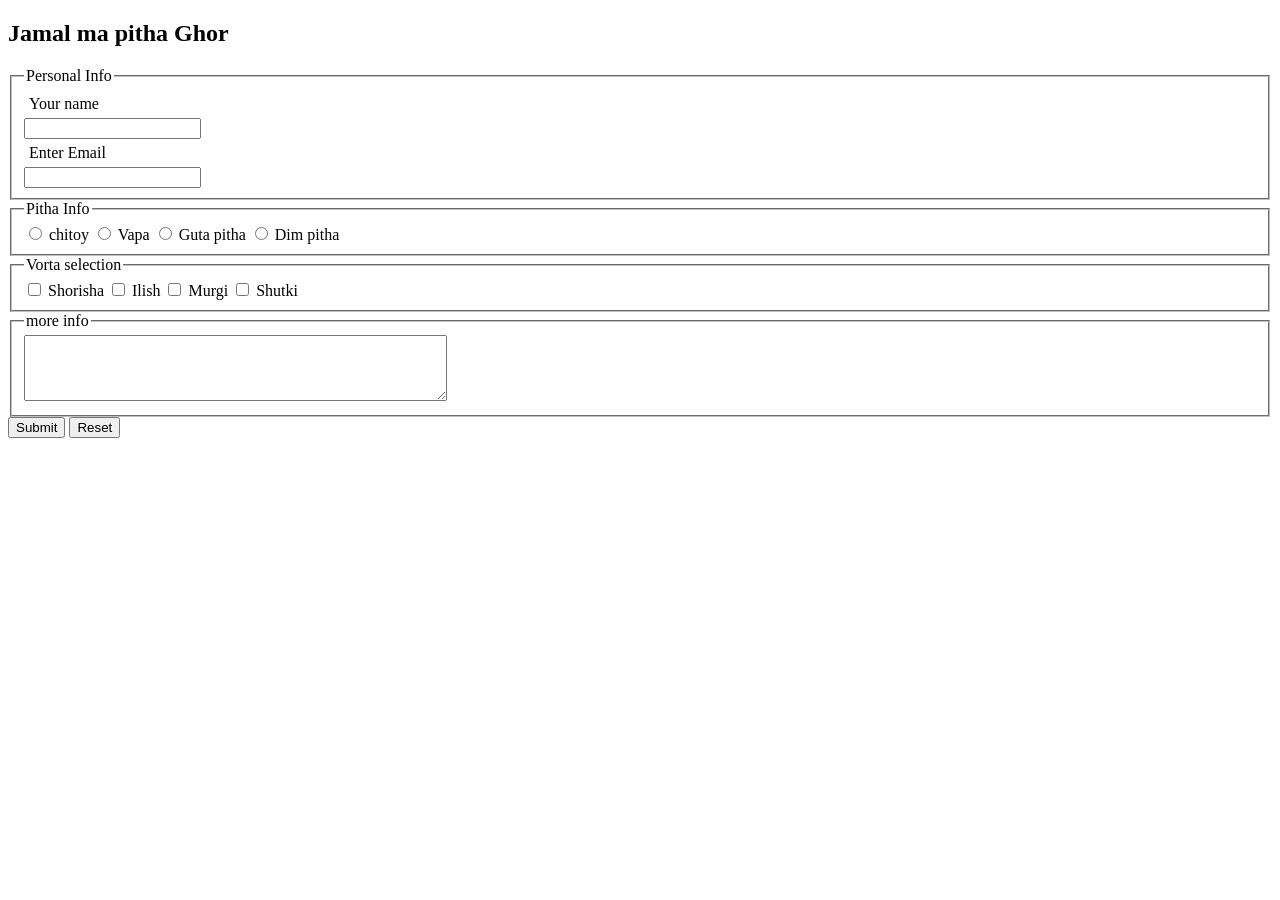
<file: Module-4/form/form.html>
<!DOCTYPE html>
<html lang="en">
<head>
    <meta charset="UTF-8">
    <meta name="viewport" content="width=device-width, initial-scale=1.0">
    <title>Pitha Ghor</title>
    <link rel="stylesheet" href="form.css">
</head>
<body>
    <header>

    </header>
    <main>
        <section>
            <h2>Jamal ma pitha Ghor</h2>
            <form action="">
                <fieldset class="personal-info">
                    <legend>Personal Info</legend>
                    <label for="name">Your name</label>
                <input type="text" name="" id="name">
                <label for="email">Enter Email</label>
                <input type="email" id="email">

                </fieldset>
                
                <fieldset>
                    <legend>Pitha Info</legend>
                    <input type="radio" name="pitha" id="chitoy">
                    <label for="chitoy">chitoy</label>

                    <input type="radio" name="pitha" id="vapa">
                    <label for="vapa">Vapa</label>

                    <input type="radio" name="pitha" id="guta">
                    <label for="guta">Guta pitha</label>

                    <input type="radio" name="pitha" id="dim">
                    <label for="dim">Dim pitha</label>

                </fieldset>   

                <fieldset>
                    <legend>Vorta selection</legend>
                    <input type="checkbox" name="" id="shorisha">
                    <label for="shorisha">Shorisha</label>
                    <input type="checkbox" name="" id="ilish">
                    <label for="ilish">Ilish</label>
                    <input type="checkbox" name="" id="murgi">
                    <label for="murgi">Murgi</label>
                    <input type="checkbox" name="" id="shutki">
                    <label for="shutki">Shutki</label>
                </fieldset>
                <fieldset>
                    <legend>more info</legend>
                    <textarea cols="50" rows="4" name="" id=""></textarea>
                </fieldset>
                <input type="submit" value="Submit">
                <input type="reset" value="Reset">
            </form>
        </section>
    </main>
    <footer>

    </footer>
</body>
</html>
</file>
<file: module-2/style.css>
/* *{
    margin: 0;
} */
li{
    background-color: aqua;
    height: 50px;
}
p{
    background-color: brown;
    width:500px;
}
h3{
    background-color: chocolate;
    width: 50%;
    text-align: center;
}
.same{
    background-color: rgba(0, 0, 0, 0.212);
    max-width: 700px;
}
#diff{
    background-color: cadetblue;
    font-weight: 700;
    text-align: center;
}
input[type="password"]{
    color: aquamarine;
}
input{
    margin: 50px;
}
.blog{
    background-color: rgb(154, 119, 137);
    border: 5px solid black;
    border-radius: 10px;
    margin: 20px;
    box-shadow: red 10px 10px 60px;
}
</file>
<file: Module-4/css_flex.css>
.container div{
    border: 2px solid red;
    height: 100px;
    width: 100px;
    font-size: 50px;
}
.container{
    display: flex;
}
.box-container{
    display: flex;
    gap: 5px;
}
.box{
    height: 100px;
    width: 100px;
    font-size: 50px;
    border: 2px solid yellow;
}
.card-container{
    display: flex;
    flex-wrap: wrap;
}
.card-box{
    height: 100px;
    width: 100px;
    font-size: 50px;
    border: 2px solid rgb(179, 63, 171);
    background-color: rgb(77, 139, 152);
    
}
</file>
<file: Module-4/blogs/blog.css>
ul li{
    list-style: none;
    display: inline;
    margin: 15px;
}
ul li a:hover{
    color: rgb(190, 215, 215);
}
/* ul li a:visited{
    color: rgb(206, 124, 124);
} */
li a{
    text-decoration: none;
}
footer{
    text-align: center;
}
</file>
<file: Module-4/card/card.css>
.card img{
    height: 170px;
    width: 290px;
    border-radius: 25px;
    padding-left: 3px;
}
.card{
    width: 300px;
    border: 2px solid rgb(125, 16, 16);
    border-radius: 10px;
    padding: 10px;
    box-shadow:10px 10px 10px rgba(95, 139, 186, 0.801) ;
    text-align: left;
}
.card h3{
    font-size:1.25em ;
    font-weight: 700;
}
.card button{
    background-color: brown;
    padding: 10px 25px;
    border-radius: 15px;
    cursor: pointer;
}
body{
    max-width: 1170px;
    background-color: bisque;
    margin: 0 auto;
}
.card-container{
    display: flex;
    flex-wrap: wrap;
    gap: 50px;
}
.card-section{
    text-align: center;
}
</file>
<file: Module-4/form/form.css>
.personal-info label{
    display: block;
    margin: 5px;
}
</file>
